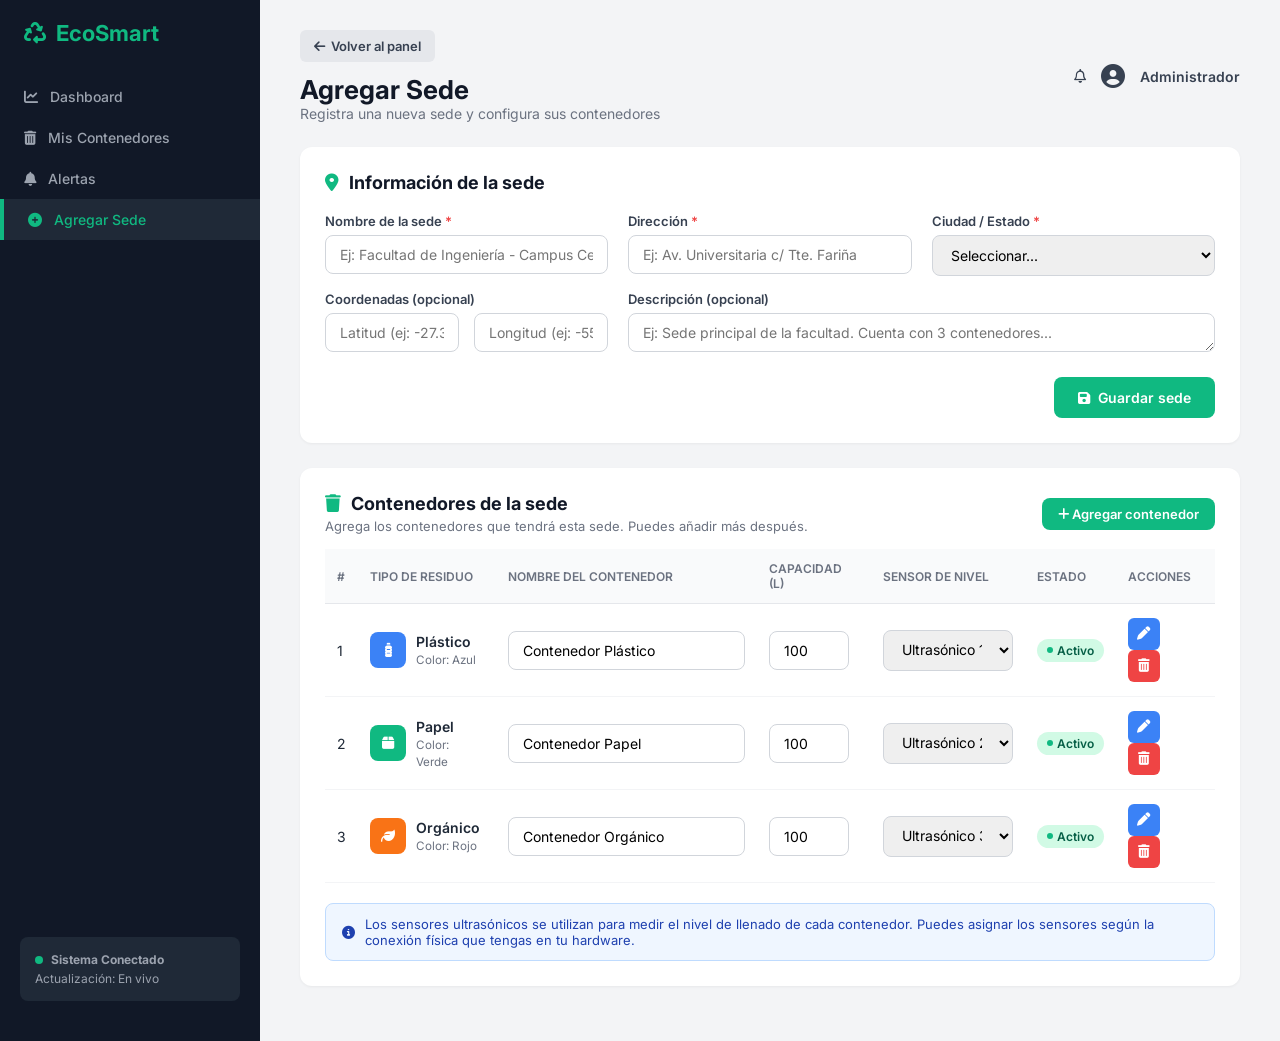
<file: templates/agregar_sede.html>
<!DOCTYPE html>
<html lang="es">
<head>
  <meta charset="UTF-8">
  <meta name="viewport" content="width=device-width, initial-scale=1.0">
  <title>EcoSmart - Agregar Sede</title>
  <!-- Google Fonts & FontAwesome Icons -->
  <link href="https://fonts.googleapis.com/css2?family=Inter:wght@300;400;500;600;700&display=swap" rel="stylesheet">
  <link rel="stylesheet" href="https://cdnjs.cloudflare.com/ajax/libs/font-awesome/6.4.0/css/all.min.css">
  <style>
    * { box-sizing: border-box; margin: 0; padding: 0; font-family: 'Inter', sans-serif; }
    body { background-color: #f3f4f6; color: #1f2937; display: flex; min-height: 100vh; }

    /* Sidebar Sidebar Navigation */
    .sidebar { width: 260px; background-color: #111827; color: #9ca3af; display: flex; flex-direction: column; justify-content: space-between; padding: 20px 0; }
    .brand { font-size: 22px; font-weight: 700; color: #10b981; padding: 0 24px 30px; display: flex; align-items: center; gap: 10px; }
    .menu-item { display: flex; align-items: center; gap: 12px; padding: 12px 24px; color: #9ca3af; text-decoration: none; font-size: 14px; font-weight: 500; transition: all 0.2s; }
    .menu-item:hover, .menu-item.active { background-color: #1f2937; color: #10b981; border-left: 4px solid #10b981; }
    .status-card { margin: 20px; padding: 15px; background: #1f2937; border-radius: 8px; font-size: 12px; color: #9ca3af; }
    .status-card span { display: inline-block; width: 8px; height: 8px; background: #10b981; border-radius: 50%; margin-right: 5px; }

    /* Main Content */
    .main-content { flex: 1; padding: 30px 40px; overflow-y: auto; }
    .header { display: flex; justify-content: space-between; align-items: center; margin-bottom: 25px; }
    .header-left .back-btn { background: #e5e7eb; color: #374151; border: none; padding: 8px 14px; border-radius: 6px; font-size: 13px; font-weight: 600; cursor: pointer; text-decoration: none; display: inline-flex; align-items: center; gap: 6px; margin-bottom: 12px; }
    .header-left h1 { font-size: 26px; font-weight: 700; color: #111827; }
    .header-left p { font-size: 14px; color: #6b7280; }
    .user-profile { display: flex; align-items: center; gap: 15px; font-size: 14px; font-weight: 600; color: #374151; }

    /* Cards */
    .card { background: #ffffff; border-radius: 12px; padding: 25px; margin-bottom: 25px; box-shadow: 0 1px 3px rgba(0,0,0,0.05); }
    .card-title { font-size: 18px; font-weight: 700; color: #111827; display: flex; align-items: center; gap: 10px; margin-bottom: 20px; }
    .card-title i { color: #10b981; }

    /* Form Layout */
    .form-grid { display: grid; grid-template-columns: repeat(3, 1fr); gap: 20px; margin-bottom: 15px; }
    .form-group { display: flex; flex-direction: column; gap: 6px; }
    .form-group.full-width { grid-column: span 3; }
    .form-group label { font-size: 13px; font-weight: 600; color: #374151; }
    .form-group label span { color: #ef4444; }
    .form-control { width: 100%; padding: 10px 14px; border: 1px solid #d1d5db; border-radius: 8px; font-size: 14px; outline: none; transition: border-color 0.2s; }
    .form-control:focus { border-color: #10b981; box-shadow: 0 0 0 3px rgba(16, 185, 129, 0.1); }
    
    .coords-group { display: grid; grid-template-columns: 1fr 1fr; gap: 15px; }

    /* Buttons */
    .btn-submit { background-color: #10b981; color: white; border: none; padding: 12px 24px; border-radius: 8px; font-weight: 600; font-size: 14px; cursor: pointer; display: inline-flex; align-items: center; gap: 8px; float: right; margin-top: 10px; }
    .btn-submit:hover { background-color: #059669; }
    .btn-add-container { background-color: #10b981; color: white; border: none; padding: 8px 16px; border-radius: 8px; font-weight: 600; font-size: 13px; cursor: pointer; float: right; }

    /* Table */
    .table-responsive { width: 100%; margin-top: 15px; border-collapse: collapse; }
    .table-responsive th { text-align: left; padding: 12px; font-size: 12px; font-weight: 600; color: #6b7280; text-transform: uppercase; border-bottom: 1px solid #e5e7eb; background: #f9fafb; }
    .table-responsive td { padding: 14px 12px; border-bottom: 1px solid #f3f4f6; font-size: 14px; vertical-align: middle; }
    
    /* Residue Badge */
    .residue-badge { display: flex; align-items: center; gap: 10px; font-weight: 600; }
    .icon-box { width: 36px; height: 36px; border-radius: 8px; display: flex; align-items: center; justify-content: center; color: white; }
    .icon-plastico { background-color: #3b82f6; }
    .icon-papel { background-color: #10b981; }
    .icon-organico { background-color: #f97316; }

    .status-pill { padding: 4px 10px; border-radius: 20px; font-size: 12px; font-weight: 600; background: #d1fae5; color: #065f46; display: inline-flex; align-items: center; gap: 4px; }
    .status-pill::before { content: ""; width: 6px; height: 6px; background: #10b981; border-radius: 50%; }

    .action-btn { width: 32px; height: 32px; border: none; border-radius: 6px; color: white; cursor: pointer; display: inline-flex; align-items: center; justify-content: center; margin-right: 4px; }
    .btn-edit { background-color: #3b82f6; }
    .btn-delete { background-color: #ef4444; }

    .info-box { background-color: #eff6ff; border: 1px solid #bfdbfe; color: #1e40af; padding: 12px 16px; border-radius: 8px; font-size: 13px; margin-top: 20px; display: flex; align-items: center; gap: 10px; }
  </style>
</head>
<body>

  <!-- Menu Lateral -->
  <aside class="sidebar">
    <div>
      <div class="brand"><i class="fa-solid fa-recycle"></i> EcoSmart</div>
      <a href="/" class="menu-item"><i class="fa-solid fa-chart-line"></i> Dashboard</a>
      <a href="#" class="menu-item"><i class="fa-solid fa-trash-can"></i> Mis Contenedores</a>
      <a href="#" class="menu-item"><i class="fa-solid fa-bell"></i> Alertas</a>
      <a href="/agregar-sede" class="menu-item active"><i class="fa-solid fa-circle-plus"></i> Agregar Sede</a>
    </div>
    <div class="status-card">
      <p><span></span> <strong>Sistema Conectado</strong></p>
      <p style="margin-top: 4px;">Actualización: En vivo</p>
    </div>
  </aside>

  <!-- Contenido Principal -->
  <main class="main-content">
    <div class="header">
      <div class="header-left">
        <a href="/" class="back-btn"><i class="fa-solid fa-arrow-left"></i> Volver al panel</a>
        <h1>Agregar Sede</h1>
        <p>Registra una nueva sede y configura sus contenedores</p>
      </div>
      <div class="user-profile">
        <i class="fa-regular fa-bell"></i>
        <i class="fa-solid fa-circle-user" style="font-size: 24px;"></i>
        Administrador
      </div>
    </div>

    <form id="formSede" action="/api/agregar-sede" method="POST">
      <!-- Card 1: Información de la Sede -->
      <div class="card">
        <div class="card-title">
          <i class="fa-solid fa-location-dot"></i> Información de la sede
        </div>
        
        <div class="form-grid">
          <div class="form-group">
            <label>Nombre de la sede <span>*</span></label>
            <input type="text" name="nombre" class="form-control" placeholder="Ej: Facultad de Ingeniería - Campus Central" required>
          </div>
          <div class="form-group">
            <label>Dirección <span>*</span></label>
            <input type="text" name="direccion" class="form-control" placeholder="Ej: Av. Universitaria c/ Tte. Fariña" required>
          </div>
          <div class="form-group">
            <label>Ciudad / Estado <span>*</span></label>
            <select name="ciudad" class="form-control" required>
              <option value="">Seleccionar...</option>
              <option value="Encarnación">Encarnación</option>
              <option value="Asunción">Asunción</option>
              <option value="Ciudad del Este">Ciudad del Este</option>
            </select>
          </div>
        </div>

        <div class="form-grid">
          <div class="form-group">
            <label>Coordenadas (opcional)</label>
            <div class="coords-group">
              <input type="text" name="latitud" class="form-control" placeholder="Latitud (ej: -27.3305)">
              <input type="text" name="longitud" class="form-control" placeholder="Longitud (ej: -55.8667)">
            </div>
          </div>
          <div class="form-group" style="grid-column: span 2;">
            <label>Descripción (opcional)</label>
            <textarea name="descripcion" class="form-control" rows="1" placeholder="Ej: Sede principal de la facultad. Cuenta con 3 contenedores..."></textarea>
          </div>
        </div>

        <button type="submit" class="btn-submit"><i class="fa-solid fa-floppy-disk"></i> Guardar sede</button>
        <div style="clear: both;"></div>
      </div>

      <!-- Card 2: Contenedores de la sede -->
      <div class="card">
        <div class="header" style="margin-bottom: 0;">
          <div>
            <div class="card-title" style="margin-bottom: 4px;">
              <i class="fa-solid fa-trash"></i> Contenedores de la sede
            </div>
            <p style="font-size: 13px; color: #6b7280;">Agrega los contenedores que tendrá esta sede. Puedes añadir más después.</p>
          </div>
          <button type="button" class="btn-add-container"><i class="fa-solid fa-plus"></i> Agregar contenedor</button>
        </div>

        <table class="table-responsive">
          <thead>
            <tr>
              <th>#</th>
              <th>Tipo de residuo</th>
              <th>Nombre del contenedor</th>
              <th>Capacidad (L)</th>
              <th>Sensor de nivel</th>
              <th>Estado</th>
              <th>Acciones</th>
            </tr>
          </thead>
          <tbody>
            <tr>
              <td>1</td>
              <td>
                <div class="residue-badge">
                  <div class="icon-box icon-plastico"><i class="fa-solid fa-bottle-water"></i></div>
                  <div>Plástico<br><small style="color: #6b7280; font-weight: normal;">Color: Azul</small></div>
                </div>
              </td>
              <td><input type="text" class="form-control" value="Contenedor Plástico"></td>
              <td><input type="number" class="form-control" value="100" style="width: 80px;"></td>
              <td>
                <select class="form-control">
                  <option selected>Ultrasónico 1</option>
                  <option>Ultrasónico 2</option>
                  <option>Ultrasónico 3</option>
                </select>
              </td>
              <td><span class="status-pill">Activo</span></td>
              <td>
                <button type="button" class="action-btn btn-edit"><i class="fa-solid fa-pen"></i></button>
                <button type="button" class="action-btn btn-delete"><i class="fa-solid fa-trash-can"></i></button>
              </td>
            </tr>
            <tr>
              <td>2</td>
              <td>
                <div class="residue-badge">
                  <div class="icon-box icon-papel"><i class="fa-solid fa-box"></i></div>
                  <div>Papel<br><small style="color: #6b7280; font-weight: normal;">Color: Verde</small></div>
                </div>
              </td>
              <td><input type="text" class="form-control" value="Contenedor Papel"></td>
              <td><input type="number" class="form-control" value="100" style="width: 80px;"></td>
              <td>
                <select class="form-control">
                  <option>Ultrasónico 1</option>
                  <option selected>Ultrasónico 2</option>
                  <option>Ultrasónico 3</option>
                </select>
              </td>
              <td><span class="status-pill">Activo</span></td>
              <td>
                <button type="button" class="action-btn btn-edit"><i class="fa-solid fa-pen"></i></button>
                <button type="button" class="action-btn btn-delete"><i class="fa-solid fa-trash-can"></i></button>
              </td>
            </tr>
            <tr>
              <td>3</td>
              <td>
                <div class="residue-badge">
                  <div class="icon-box icon-organico"><i class="fa-solid fa-leaf"></i></div>
                  <div>Orgánico<br><small style="color: #6b7280; font-weight: normal;">Color: Rojo</small></div>
                </div>
              </td>
              <td><input type="text" class="form-control" value="Contenedor Orgánico"></td>
              <td><input type="number" class="form-control" value="100" style="width: 80px;"></td>
              <td>
                <select class="form-control">
                  <option>Ultrasónico 1</option>
                  <option>Ultrasónico 2</option>
                  <option selected>Ultrasónico 3</option>
                </select>
              </td>
              <td><span class="status-pill">Activo</span></td>
              <td>
                <button type="button" class="action-btn btn-edit"><i class="fa-solid fa-pen"></i></button>
                <button type="button" class="action-btn btn-delete"><i class="fa-solid fa-trash-can"></i></button>
              </td>
            </tr>
          </tbody>
        </table>

        <div class="info-box">
          <i class="fa-solid fa-circle-info"></i>
          <span>Los sensores ultrasónicos se utilizan para medir el nivel de llenado de cada contenedor. Puedes asignar los sensores según la conexión física que tengas en tu hardware.</span>
        </div>
      </div>
    </form>
  </main>

</body>
</html>
</file>
